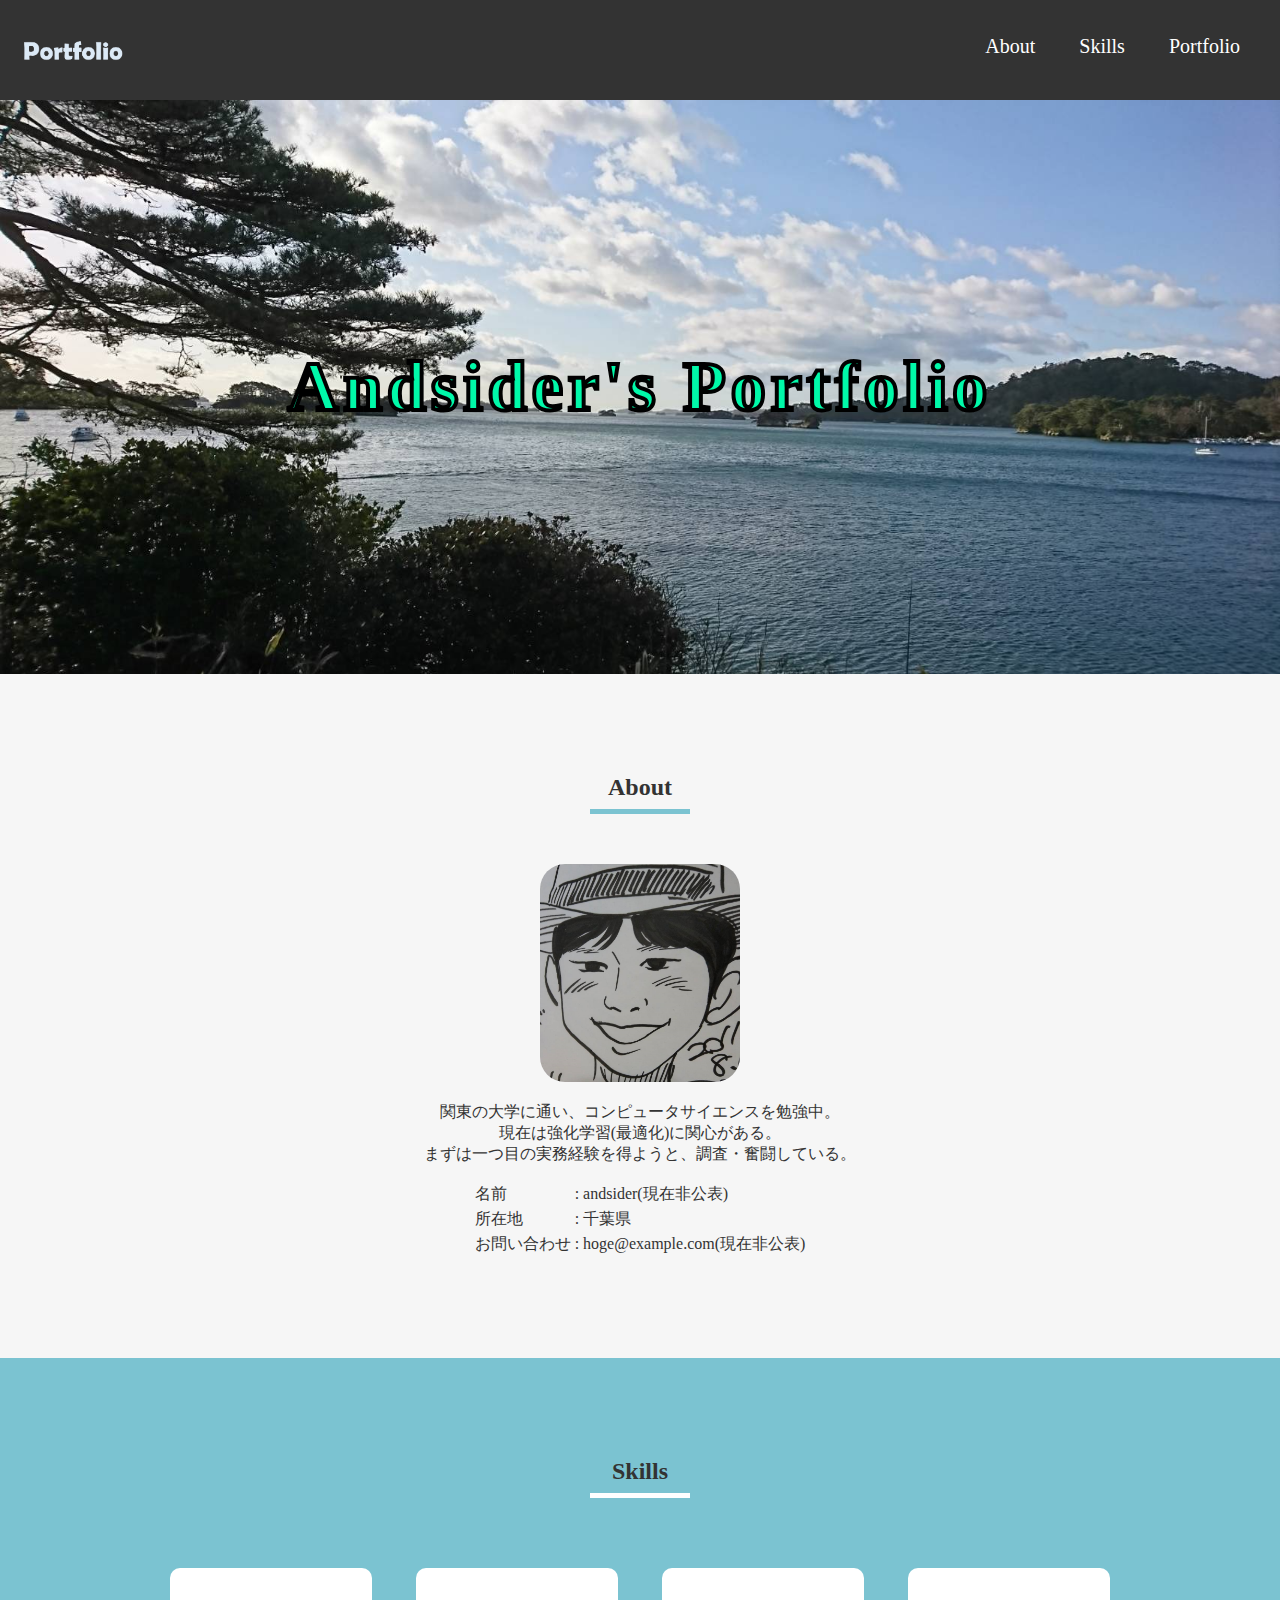
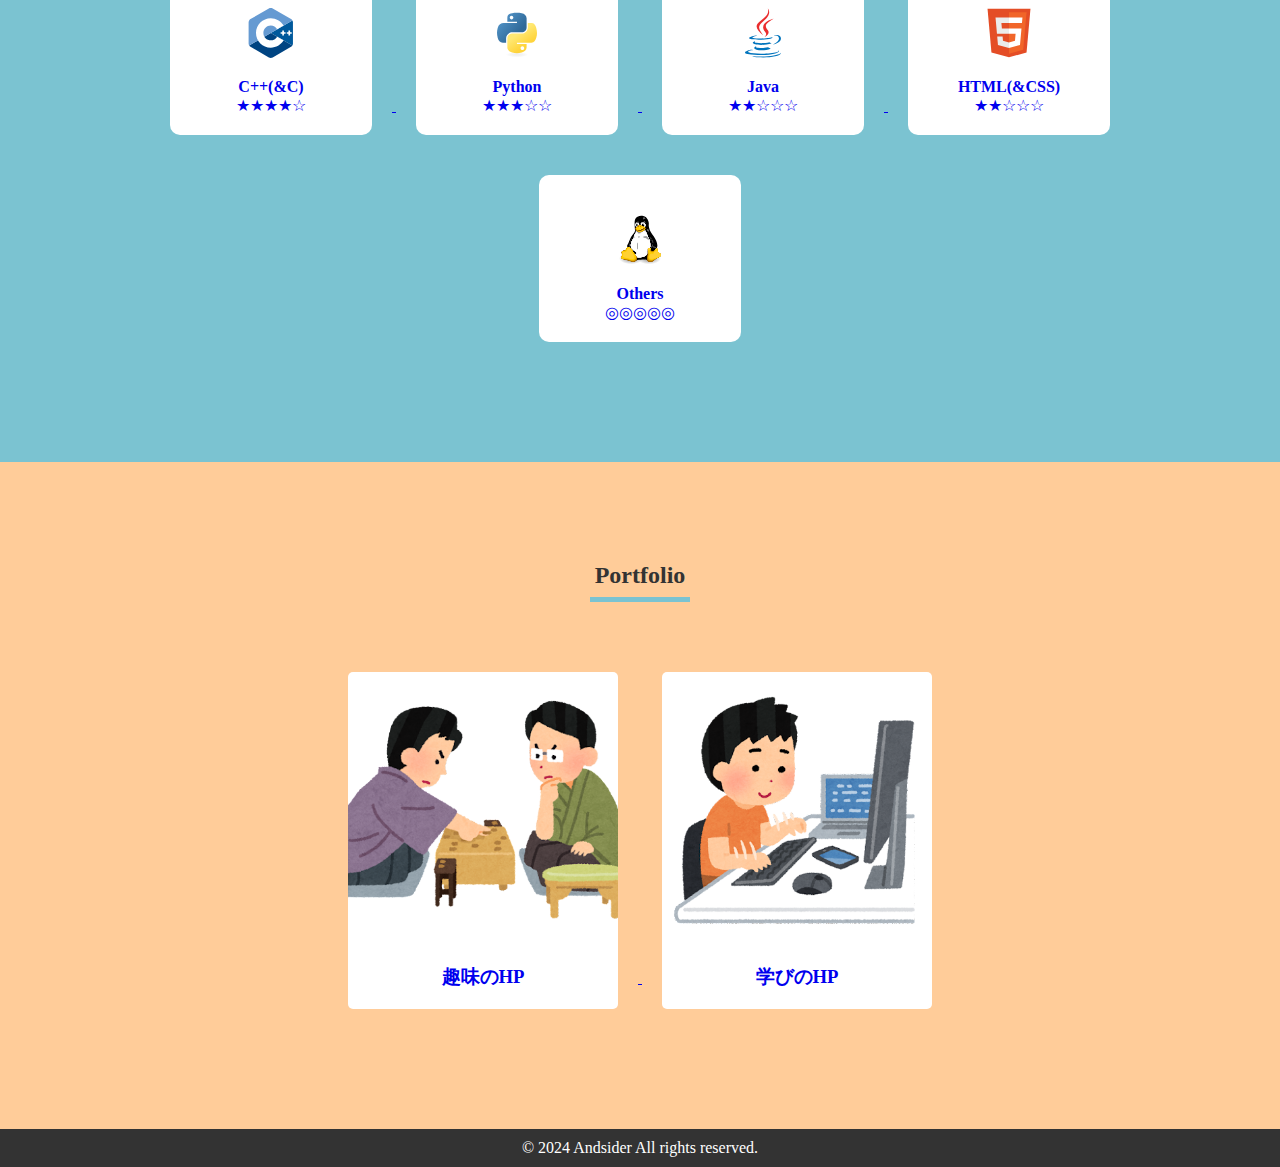
<file: docs/index.html>
<!DOCTYPE html>
<html>
  <head>
    <meta charset="utf-8">
    <title>Portfolio</title>
    <link rel="stylesheet" href="style.css">
  </head>
  <body>
    <!--header-->
    <header>
      <img src="image/my-logo.png">
      <ul>
        <li><a href="#about">About</a></li>
        <li><a href="#skills">Skills</a></li>
        <li><a href="#portfolio">Portfolio</a></li>
      </ul>
    </header>
    <!--top-->
    <div class="top">
      <h1>Andsider's Portfolio</h1>
    </div>
    <!--about-->
    <div class="about" id="about">
      <h2>About</h2>
      <hr class="blue-line">
      <img src="image/icon.png">
      <p>
        関東の大学に通い、コンピュータサイエンスを勉強中。
        <br>
        現在は強化学習(最適化)に関心がある。
        <br>
        まずは一つ目の実務経験を得ようと、調査・奮闘している。
      </p>
      <table>
        <tr>
          <td>名前</td>
          <td>: andsider(現在非公表)</td>
        </tr>
        <tr>
          <td>所在地</td>
          <td>: 千葉県</td>
        </tr>
        <tr>
          <td>お問い合わせ</td>
          <td>: hoge@example.com(現在非公表)</td>
        </tr>
      </table>
    </div>
    <!--skills-->
    <div class="skills" id="skills">
      <h2>Skills</h2>
      <hr class="white-line">
      <a href="skills/C.html">
        <div class="box">
          <img src="image/cplusplus-original.svg">
          <b>C++(&C)</b><br>
          ★★★★☆
        </div>
      </a>
      <a href="skills/Python.html">
        <div class="box">
          <img src="image/python-original.svg">
          <b>Python</b><br>
          ★★★☆☆
        </div>
      </a>
      <a href="skills/Java.html">
        <div class="box">
          <img src="image/java-original.svg">
          <b>Java</b><br>
          ★★☆☆☆
        </div>
      </a>
      <a href="skills/Front.html">
        <div class="box">
          <img src="image/html5-original.svg">
          <b>HTML(&CSS)</b><br>
          ★★☆☆☆
        </div>
      </a>
      <a href="skills/others.html">
        <div class="box">
          <img src="image/linux-original.svg">
          <b>Others</b><br>
          ◎◎◎◎◎
        </div>
      </a>
    </div>
    <!--portfolio-->
    <div class="portfolio" id="portfolio">
      <h2>Portfolio</h2>
      <hr class="blue-line">
      <a href="portfolio/hobby.html">
        <div class="card">
          <img src="image/shogi.png">
          <h3>趣味のHP</h3>
        </div>
      </a>
      <a href="portfolio/study.html">
        <div class="card">
          <img src="image/compute.png">
          <h3>学びのHP</h3>
        </div>
      </a>
    </div>
    <!--footer-->
    <footer>
      &copy; 2024 Andsider All rights reserved.
    </footer>
  </body>
</html>
</file>
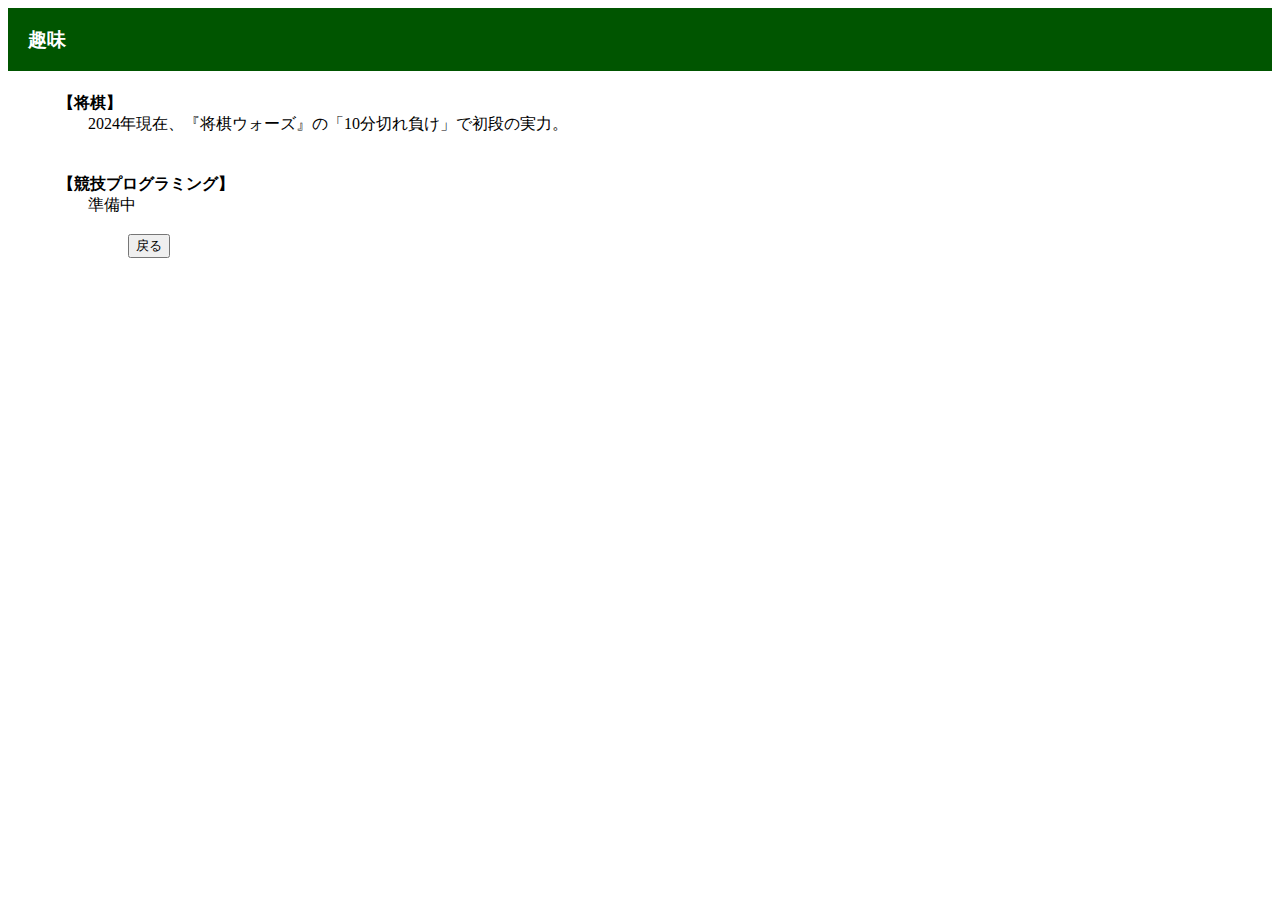
<file: docs/portfolio/hobby.html>
<!DOCTYPE html>
<html lang="en">
<head>
  <meta charset="utf-8">
  <title>hobby-portfolio</title>
  <link rel="stylesheet" href="portfolio.css">
</head>
<body>
  <!--header-->
  <header>
    <h3>趣味</h3>
  </header>
  <!--contents-->
  <div class="contents">
    <h4>【将棋】</h4>
    <div class="detail">
      2024年現在、『将棋ウォーズ』の「10分切れ負け」で初段の実力。<br>
      <br>
    </div>
    <h4>【競技プログラミング】</h4>
    <div class="detail">
      準備中<br>
      <br>
    </div>
  </div>
  <button type="button" onclick="history.back()">戻る</button>
</body>
</html>
</file>
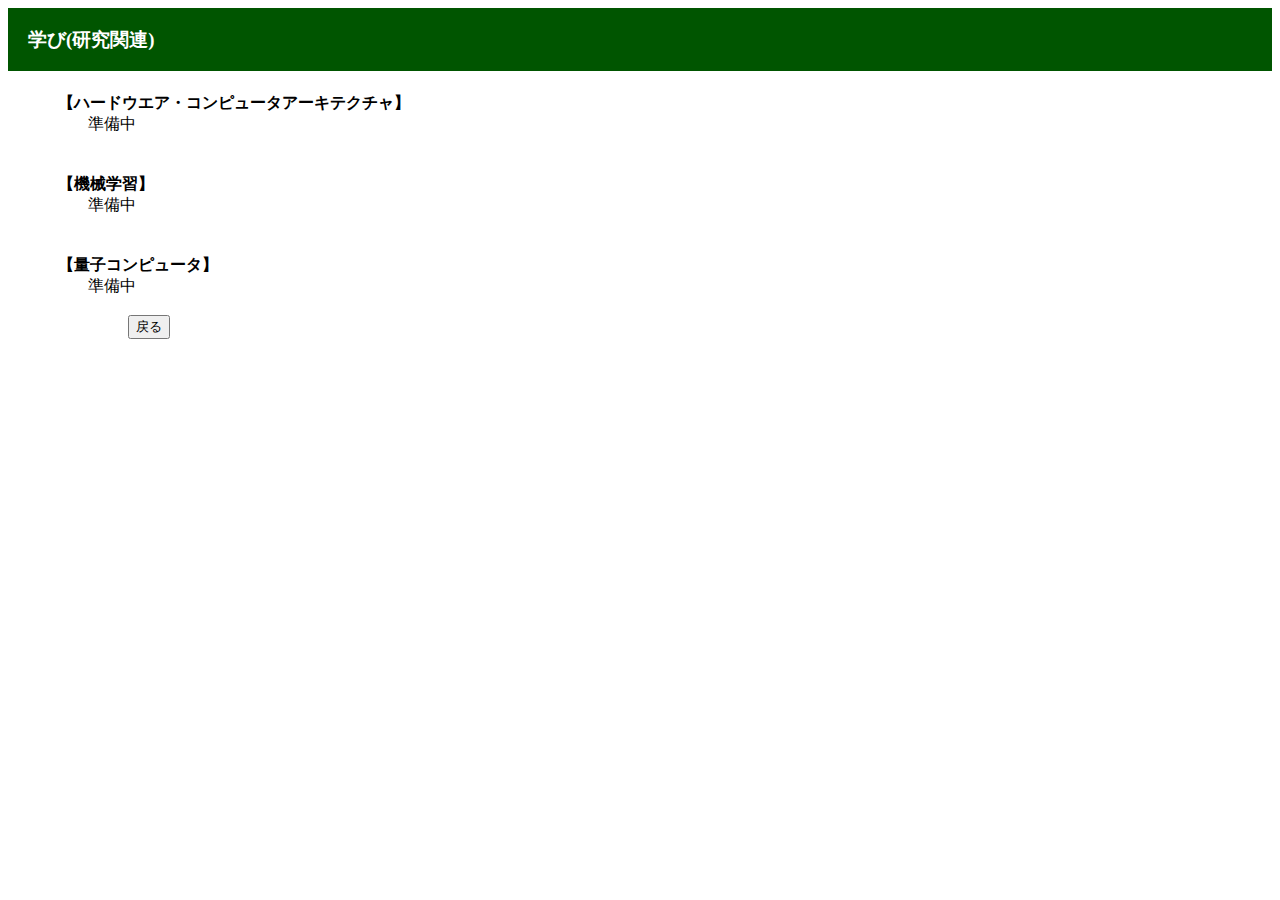
<file: docs/portfolio/study.html>
<!DOCTYPE html>
<html lang="en">
<head>
  <meta charset="utf-8">
  <title>study-portfolio</title>
  <link rel="stylesheet" href="portfolio.css">
</head>
<body>
  <!--header-->
  <header>
    <h3>学び(研究関連)</h3>
  </header>
  <!--contents-->
  <div class="contents">
    <h4>【ハードウエア・コンピュータアーキテクチャ】</h4>
    <div class="detail">
      準備中<br>
      <br>
    </div>
    <h4>【機械学習】</h4>
    <div class="detail">
      準備中<br>
      <br>
    </div>
    <h4>【量子コンピュータ】</h4>
    <div class="detail">
      準備中<br>
      <br>
    </div>
  </div>
  <button type="button" onclick="history.back()">戻る</button>
</body>
</html>
</file>
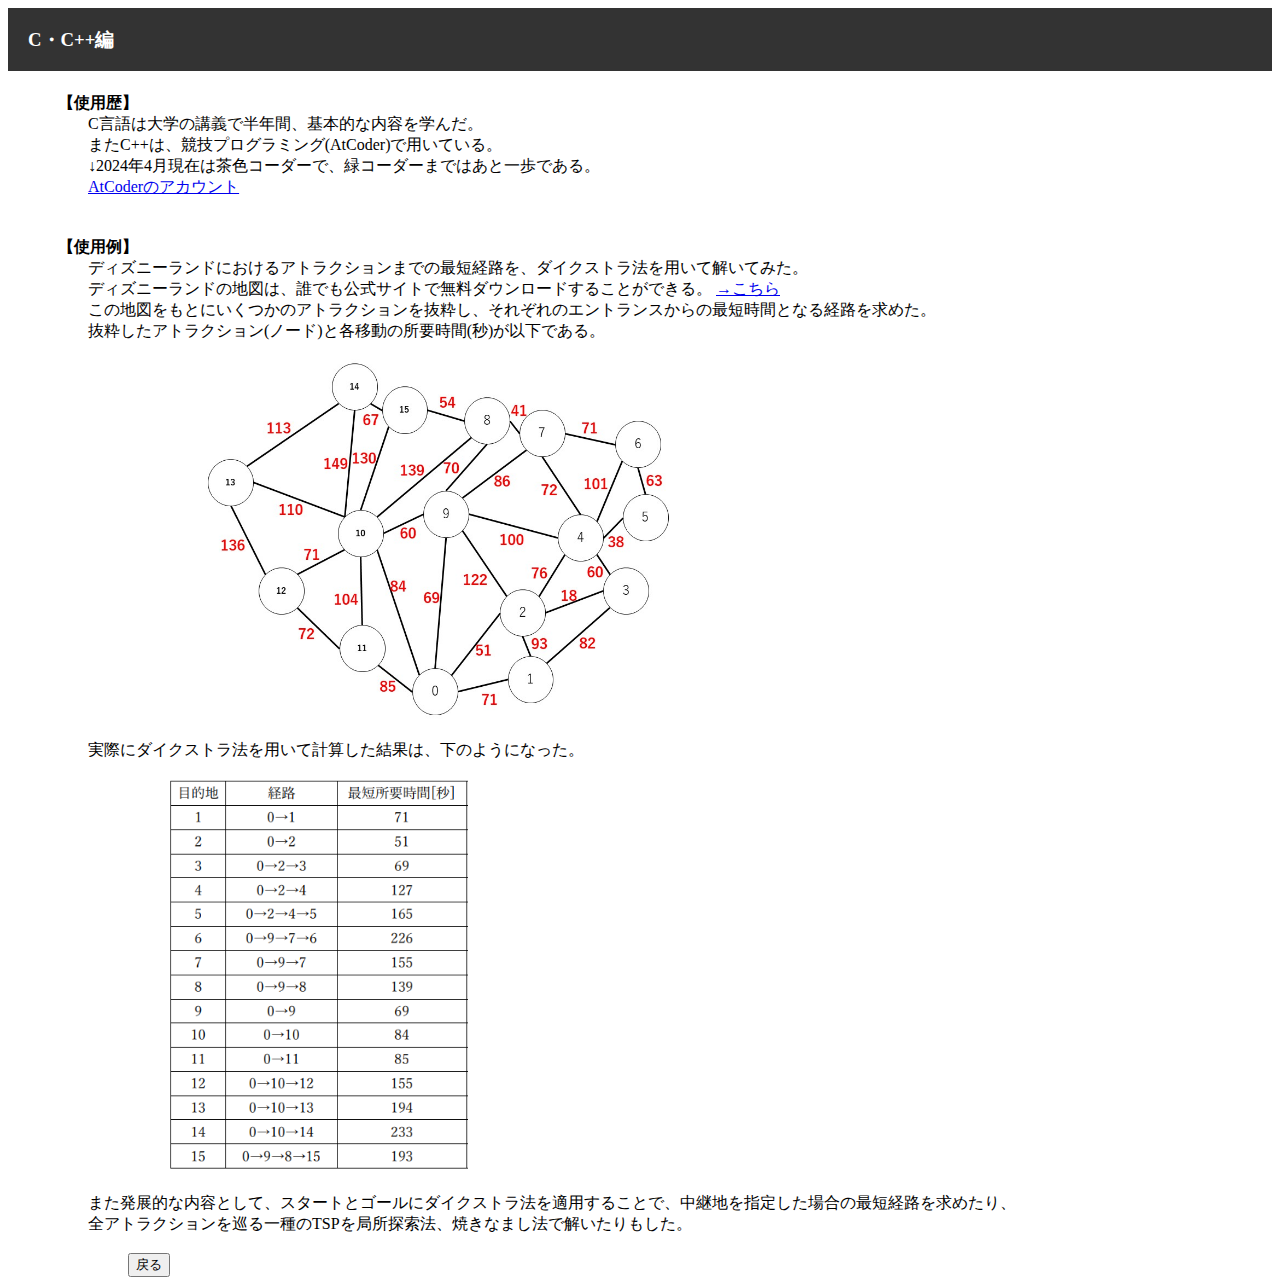
<file: docs/skills/C.html>
<!DOCTYPE html>
<html lang="en">
<head>
  <meta charset="utf-8">
  <title>c-skill</title>
  <link rel="stylesheet" href="skills.css">
</head>
<body>
  <!--header-->
  <header>
    <h3>C・C++編</h3>
  </header>
  <!--contents-->
  <div class="contents">
    <h4>【使用歴】</h4>
    <div class="detail">
      C言語は大学の講義で半年間、基本的な内容を学んだ。
      <br>
      またC++は、競技プログラミング(AtCoder)で用いている。
      <br>
      ↓2024年4月現在は茶色コーダーで、緑コーダーまではあと一歩である。
      <br>
      <a href="https://atcoder.jp/users/andsider">AtCoderのアカウント</a>
      <br>
      <br>
    </div>
    <h4>【使用例】</h4>
    <div class="detail">
      ディズニーランドにおけるアトラクションまでの最短経路を、ダイクストラ法を用いて解いてみた。<br>
      ディズニーランドの地図は、誰でも公式サイトで無料ダウンロードすることができる。
      <a href="https://www.tokyodisneyresort.jp/tdl/map.html">→こちら</a><br>
      この地図をもとにいくつかのアトラクションを抜粋し、それぞれのエントランスからの最短時間となる経路を求めた。<br>
      抜粋したアトラクション(ノード)と各移動の所要時間(秒)が以下である。<br>
      <img src="../image/graph.jpg" class="graph"><br>
      実際にダイクストラ法を用いて計算した結果は、下のようになった。<br>
      <img src="../image/dtable.png" class="dtable"><br>
      また発展的な内容として、スタートとゴールにダイクストラ法を適用することで、中継地を指定した場合の最短経路を求めたり、<br>
      全アトラクションを巡る一種のTSPを局所探索法、焼きなまし法で解いたりもした。<br>
      <br>
    </div>
  </div>
  <button type="button" onclick="history.back()">戻る</button>
</body>
</html>
</file>
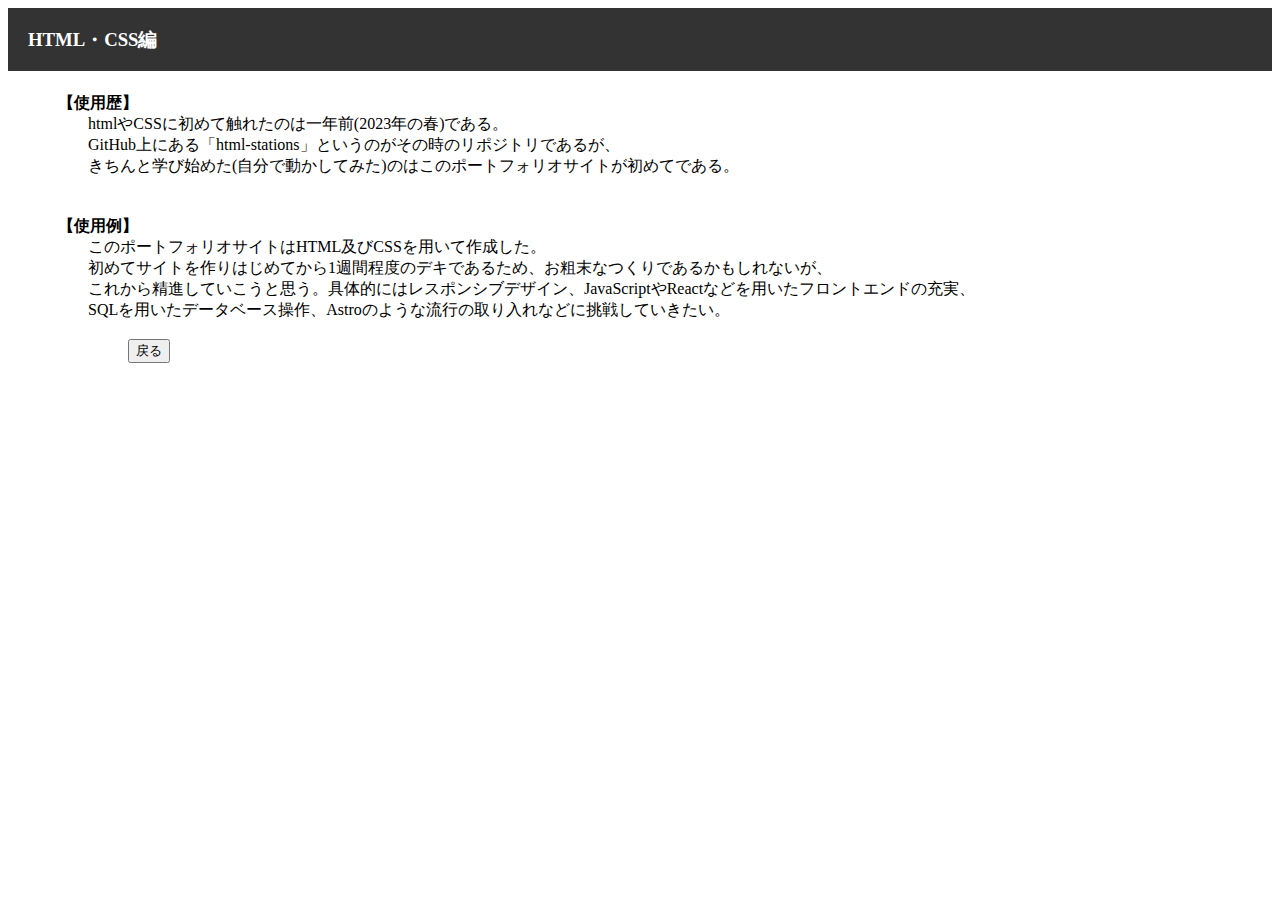
<file: docs/skills/Front.html>
<!DOCTYPE html>
<html lang="en">
<head>
  <meta charset="utf-8">
  <title>front-skill</title>
  <link rel="stylesheet" href="skills.css">
</head>
<body>
  <!--header-->
  <header>
    <h3>HTML・CSS編</h3>
  </header>
  <!--contents-->
  <div class="contents">
    <h4>【使用歴】</h4>
    <div class="detail">
      htmlやCSSに初めて触れたのは一年前(2023年の春)である。<br>
      GitHub上にある「html-stations」というのがその時のリポジトリであるが、<br>
      きちんと学び始めた(自分で動かしてみた)のはこのポートフォリオサイトが初めてである。<br>
      <br>
    </div>
    <h4>【使用例】</h4>
    <div class="detail">
      このポートフォリオサイトはHTML及びCSSを用いて作成した。<br>
      初めてサイトを作りはじめてから1週間程度のデキであるため、お粗末なつくりであるかもしれないが、<br>
      これから精進していこうと思う。具体的にはレスポンシブデザイン、JavaScriptやReactなどを用いたフロントエンドの充実、<br>
      SQLを用いたデータベース操作、Astroのような流行の取り入れなどに挑戦していきたい。<br>
      <br>
    </div>
  </div>
  <button type="button" onclick="history.back()">戻る</button>
</body>
</html>
</file>
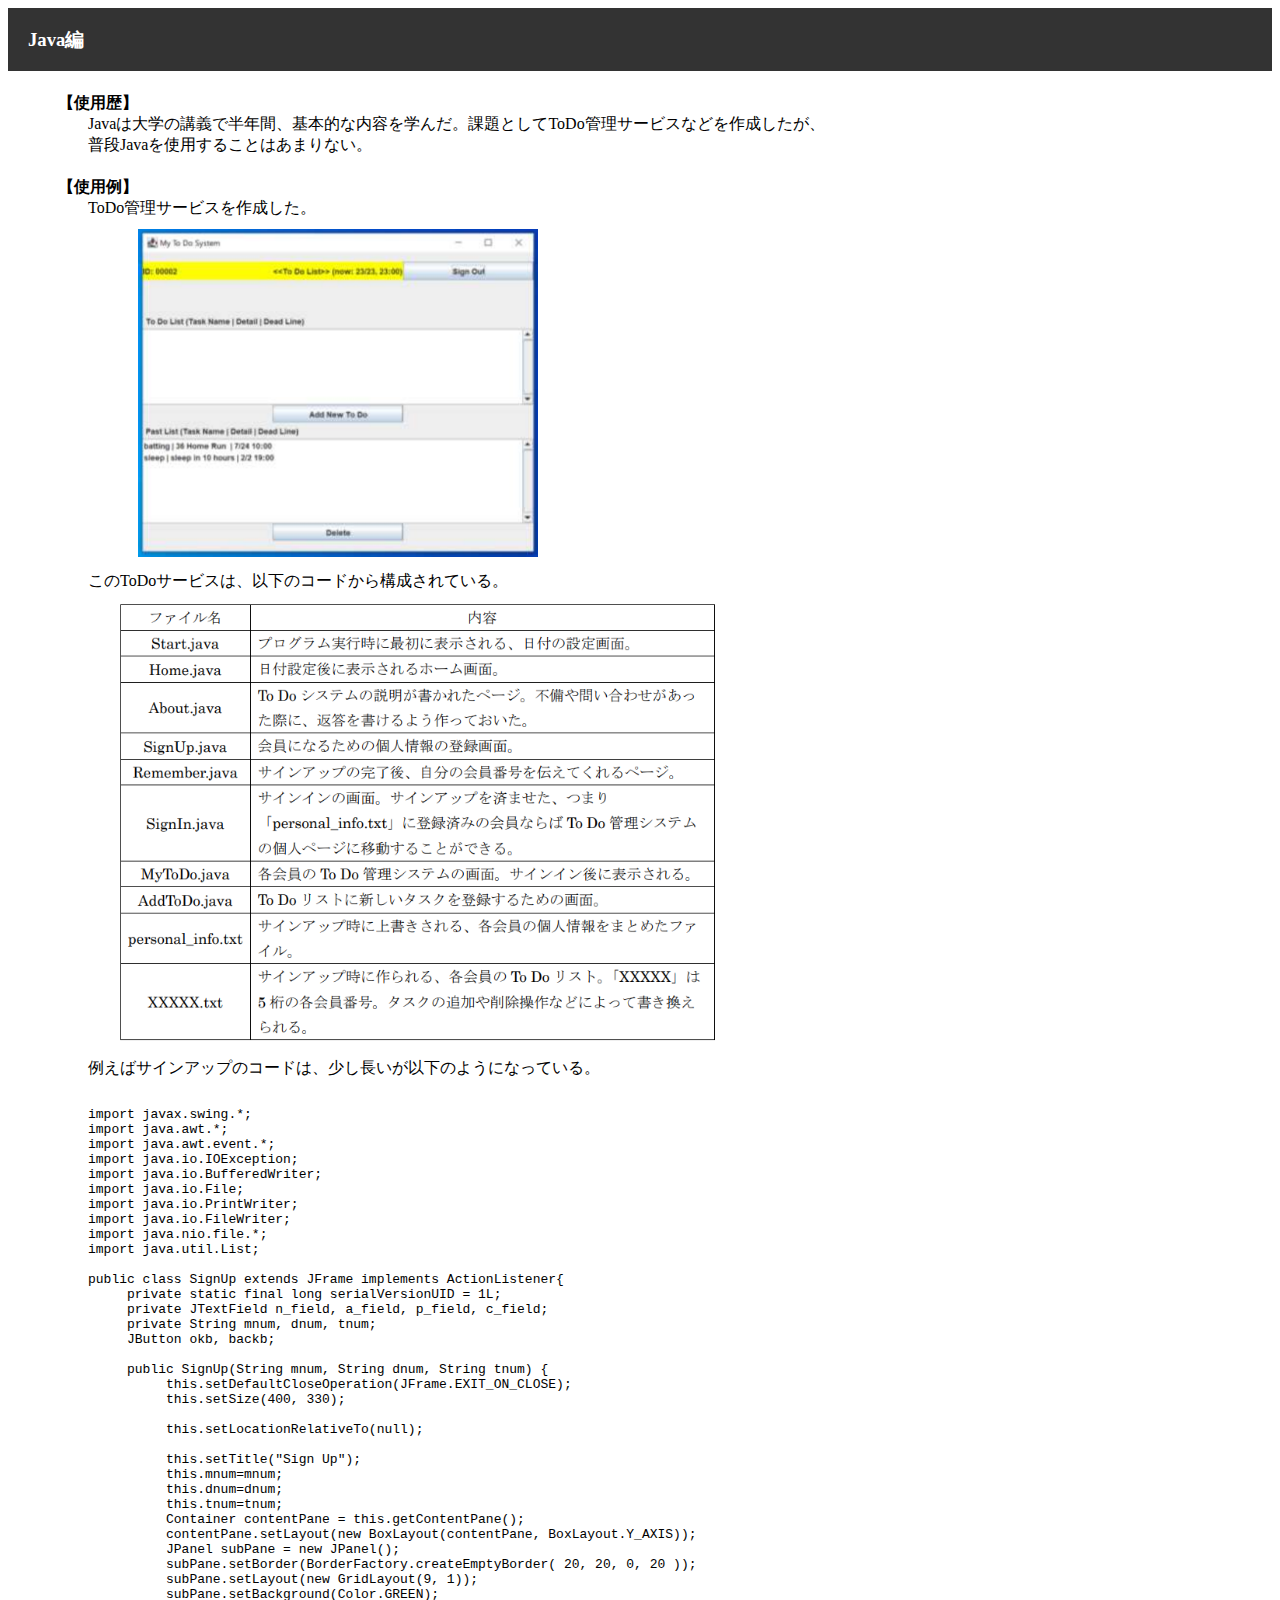
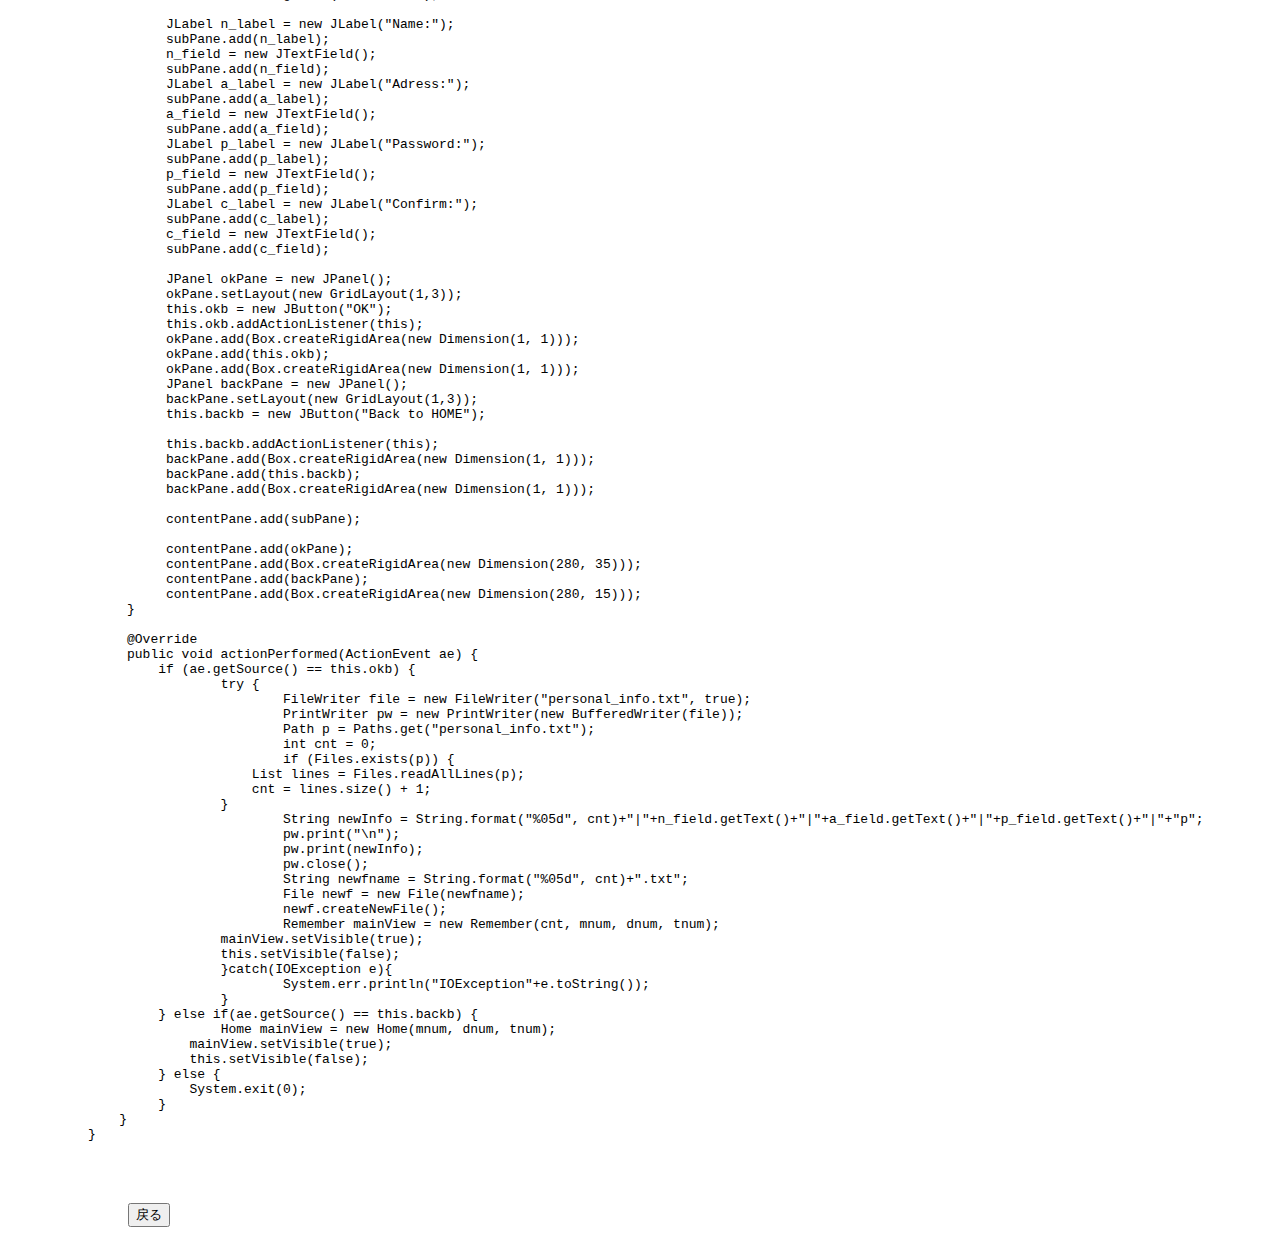
<file: docs/skills/Java.html>
<!DOCTYPE html>
<html lang="en">
<head>
  <meta charset="utf-8">
  <title>java-skill</title>
  <link rel="stylesheet" href="skills.css">
</head>
<body>
  <!--header-->
  <header>
    <h3>Java編</h3>
  </header>
  <!--contents-->
  <div class="contents">
    <h4>【使用歴】</h4>
    <div class="detail">
      Javaは大学の講義で半年間、基本的な内容を学んだ。課題としてToDo管理サービスなどを作成したが、<br>
      普段Javaを使用することはあまりない。
      <br>
    </div>
    <h4>【使用例】</h4>
    <div class="detail">
      ToDo管理サービスを作成した。<br>
      <img src="../image/todo.png" class="todo"><br>
      このToDoサービスは、以下のコードから構成されている。<br>
      <img src="../image/todolist.png" class="u1"><br>
      例えばサインアップのコードは、少し長いが以下のようになっている。<br>
      <pre>
        <code>
import javax.swing.*;
import java.awt.*;
import java.awt.event.*;
import java.io.IOException;
import java.io.BufferedWriter;
import java.io.File;
import java.io.PrintWriter;
import java.io.FileWriter;
import java.nio.file.*;
import java.util.List;

public class SignUp extends JFrame implements ActionListener{
     private static final long serialVersionUID = 1L;
     private JTextField n_field, a_field, p_field, c_field;
     private String mnum, dnum, tnum;
     JButton okb, backb;
     
     public SignUp(String mnum, String dnum, String tnum) {
          this.setDefaultCloseOperation(JFrame.EXIT_ON_CLOSE);
          this.setSize(400, 330);

          this.setLocationRelativeTo(null);

          this.setTitle("Sign Up");
          this.mnum=mnum;
          this.dnum=dnum;
          this.tnum=tnum;
          Container contentPane = this.getContentPane();
          contentPane.setLayout(new BoxLayout(contentPane, BoxLayout.Y_AXIS));
          JPanel subPane = new JPanel(); 
          subPane.setBorder(BorderFactory.createEmptyBorder( 20, 20, 0, 20 ));
          subPane.setLayout(new GridLayout(9, 1));
          subPane.setBackground(Color.GREEN);
         
          JLabel n_label = new JLabel("Name:");
          subPane.add(n_label);
          n_field = new JTextField();
          subPane.add(n_field);
          JLabel a_label = new JLabel("Adress:");
          subPane.add(a_label);
          a_field = new JTextField();
          subPane.add(a_field);
          JLabel p_label = new JLabel("Password:");
          subPane.add(p_label);
          p_field = new JTextField();
          subPane.add(p_field);
          JLabel c_label = new JLabel("Confirm:");
          subPane.add(c_label);
          c_field = new JTextField();
          subPane.add(c_field);
          
          JPanel okPane = new JPanel();
          okPane.setLayout(new GridLayout(1,3));
          this.okb = new JButton("OK");
          this.okb.addActionListener(this);
          okPane.add(Box.createRigidArea(new Dimension(1, 1)));
          okPane.add(this.okb);
          okPane.add(Box.createRigidArea(new Dimension(1, 1)));
          JPanel backPane = new JPanel();
          backPane.setLayout(new GridLayout(1,3));
          this.backb = new JButton("Back to HOME");
          
          this.backb.addActionListener(this);
          backPane.add(Box.createRigidArea(new Dimension(1, 1)));
          backPane.add(this.backb);
          backPane.add(Box.createRigidArea(new Dimension(1, 1)));
          
          contentPane.add(subPane);
          
          contentPane.add(okPane);
          contentPane.add(Box.createRigidArea(new Dimension(280, 35)));
          contentPane.add(backPane);
          contentPane.add(Box.createRigidArea(new Dimension(280, 15)));
     }
     
     @Override
     public void actionPerformed(ActionEvent ae) {
    	 if (ae.getSource() == this.okb) {
    		 try {
    			 FileWriter file = new FileWriter("personal_info.txt", true);
    			 PrintWriter pw = new PrintWriter(new BufferedWriter(file));
    			 Path p = Paths.get("personal_info.txt");
    			 int cnt = 0;
    			 if (Files.exists(p)) {
                     List<String> lines = Files.readAllLines(p);
                     cnt = lines.size() + 1;
                 }
        		 String newInfo = String.format("%05d", cnt)+"|"+n_field.getText()+"|"+a_field.getText()+"|"+p_field.getText()+"|"+"p";    
        		 pw.print("\n");
        		 pw.print(newInfo);
        		 pw.close();
        		 String newfname = String.format("%05d", cnt)+".txt";
        		 File newf = new File(newfname);
        		 newf.createNewFile();
        		 Remember mainView = new Remember(cnt, mnum, dnum, tnum);
                 mainView.setVisible(true);
                 this.setVisible(false);
        	 }catch(IOException e){
        		 System.err.println("IOException"+e.toString());
        	 }
         } else if(ae.getSource() == this.backb) {
        	 Home mainView = new Home(mnum, dnum, tnum);
             mainView.setVisible(true);
             this.setVisible(false);
         } else {
             System.exit(0);
         }
    }
}
        </code>
      </pre>
      <br>
    </div>
  </div>
  <button type="button" onclick="history.back()">戻る</button>
</body>
</html>
</file>
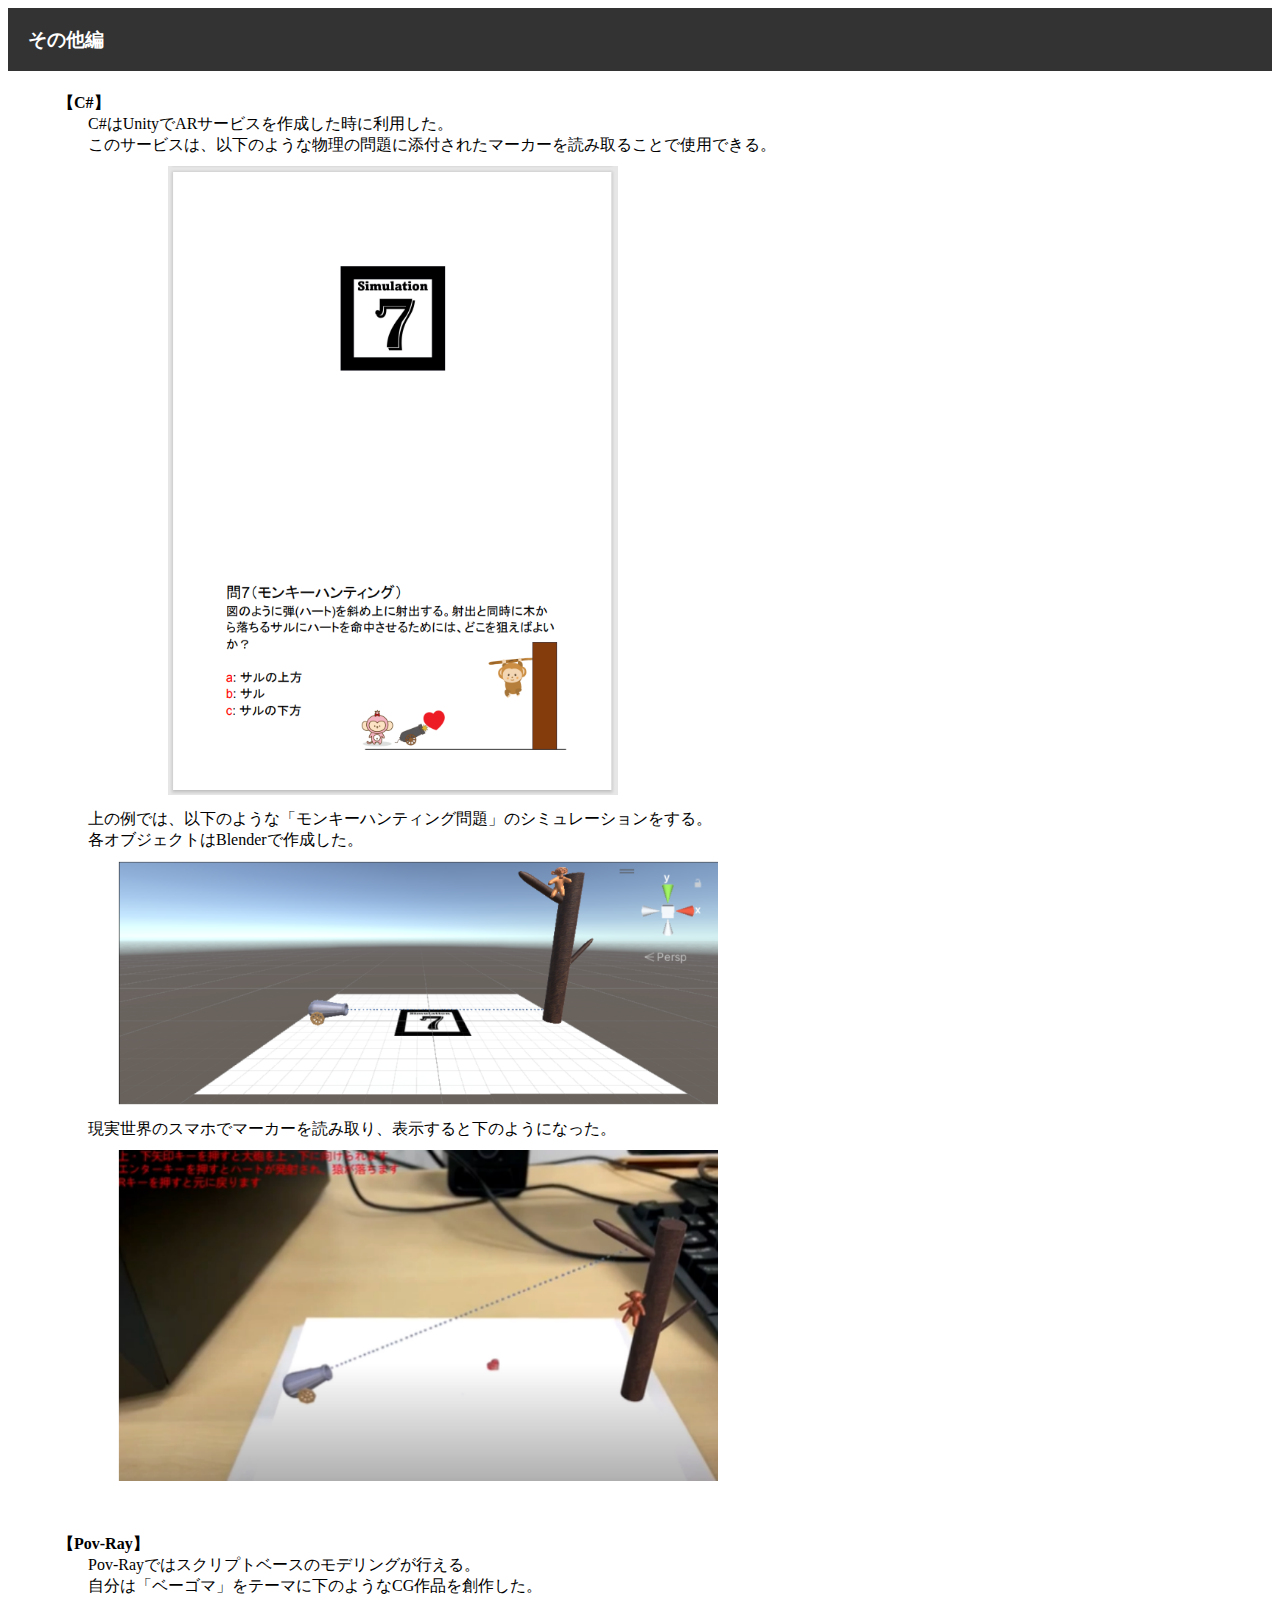
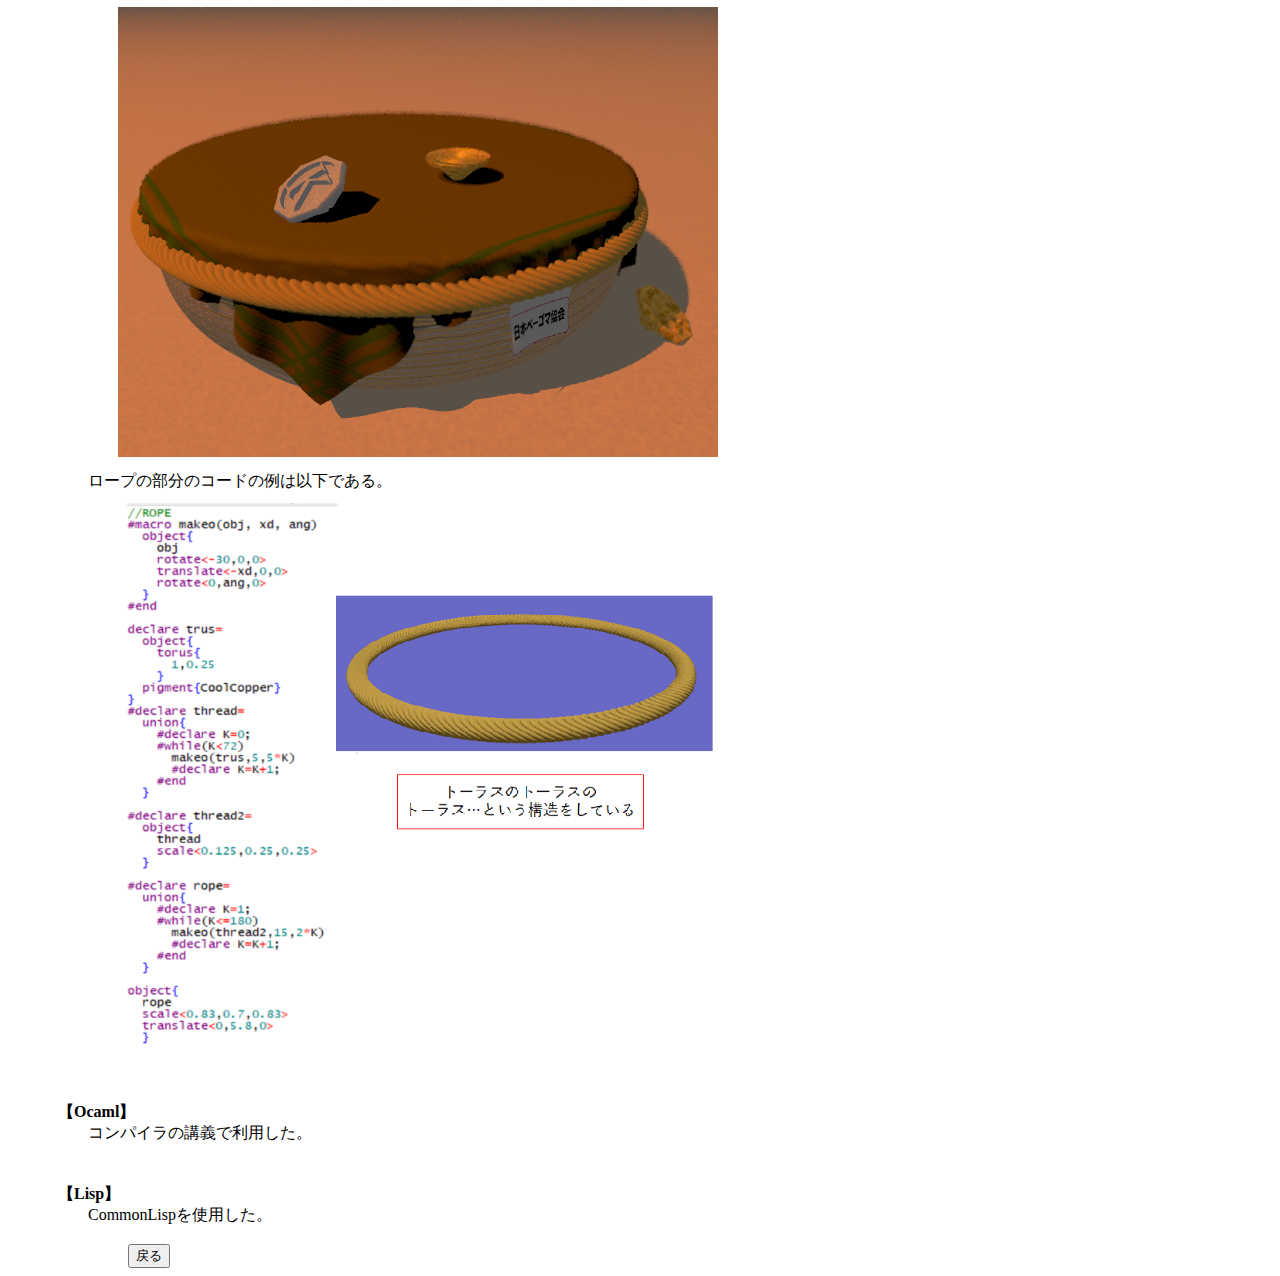
<file: docs/skills/others.html>
<!DOCTYPE html>
<html lang="en">
<head>
  <meta charset="utf-8">
  <title>others-skill</title>
  <link rel="stylesheet" href="skills.css">
</head>
<body>
  <!--header-->
  <header>
    <h3>その他編</h3>
  </header>
  <!--contents-->
  <div class="contents">
    <h4>【C#】</h4>
    <div class="detail">
      C#はUnityでARサービスを作成した時に利用した。<br>
      このサービスは、以下のような物理の問題に添付されたマーカーを読み取ることで使用できる。<br>
      <img src="../image/unity0.png" class="u0"><br>
      上の例では、以下のような「モンキーハンティング問題」のシミュレーションをする。<br>
      各オブジェクトはBlenderで作成した。<br>
      <img src="../image/unity1.png" class="u1"><br>
      現実世界のスマホでマーカーを読み取り、表示すると下のようになった。
      <img src="../image/unity2.png" class="u2"><br>
      <br>
    </div>
    <h4>【Pov-Ray】</h4>
    <div class="detail">
      Pov-Rayではスクリプトベースのモデリングが行える。<br>
      自分は「ベーゴマ」をテーマに下のようなCG作品を創作した。<br>
      <img src="../image/koma.png" class="u1"><br>
      ロープの部分のコードの例は以下である。<br>
      <img src="../image/komacode.png" class="u1"><br>
      <br>
    </div>
    <h4>【Ocaml】</h4>
    <div class="detail">
      コンパイラの講義で利用した。<br>
      <br>
    </div>
    <h4>【Lisp】</h4>
    <div class="detail">
      CommonLispを使用した。<br>
      <br>
    </div>
  </div>
  <button type="button" onclick="history.back()">戻る</button>
</body>
</html>
</file>
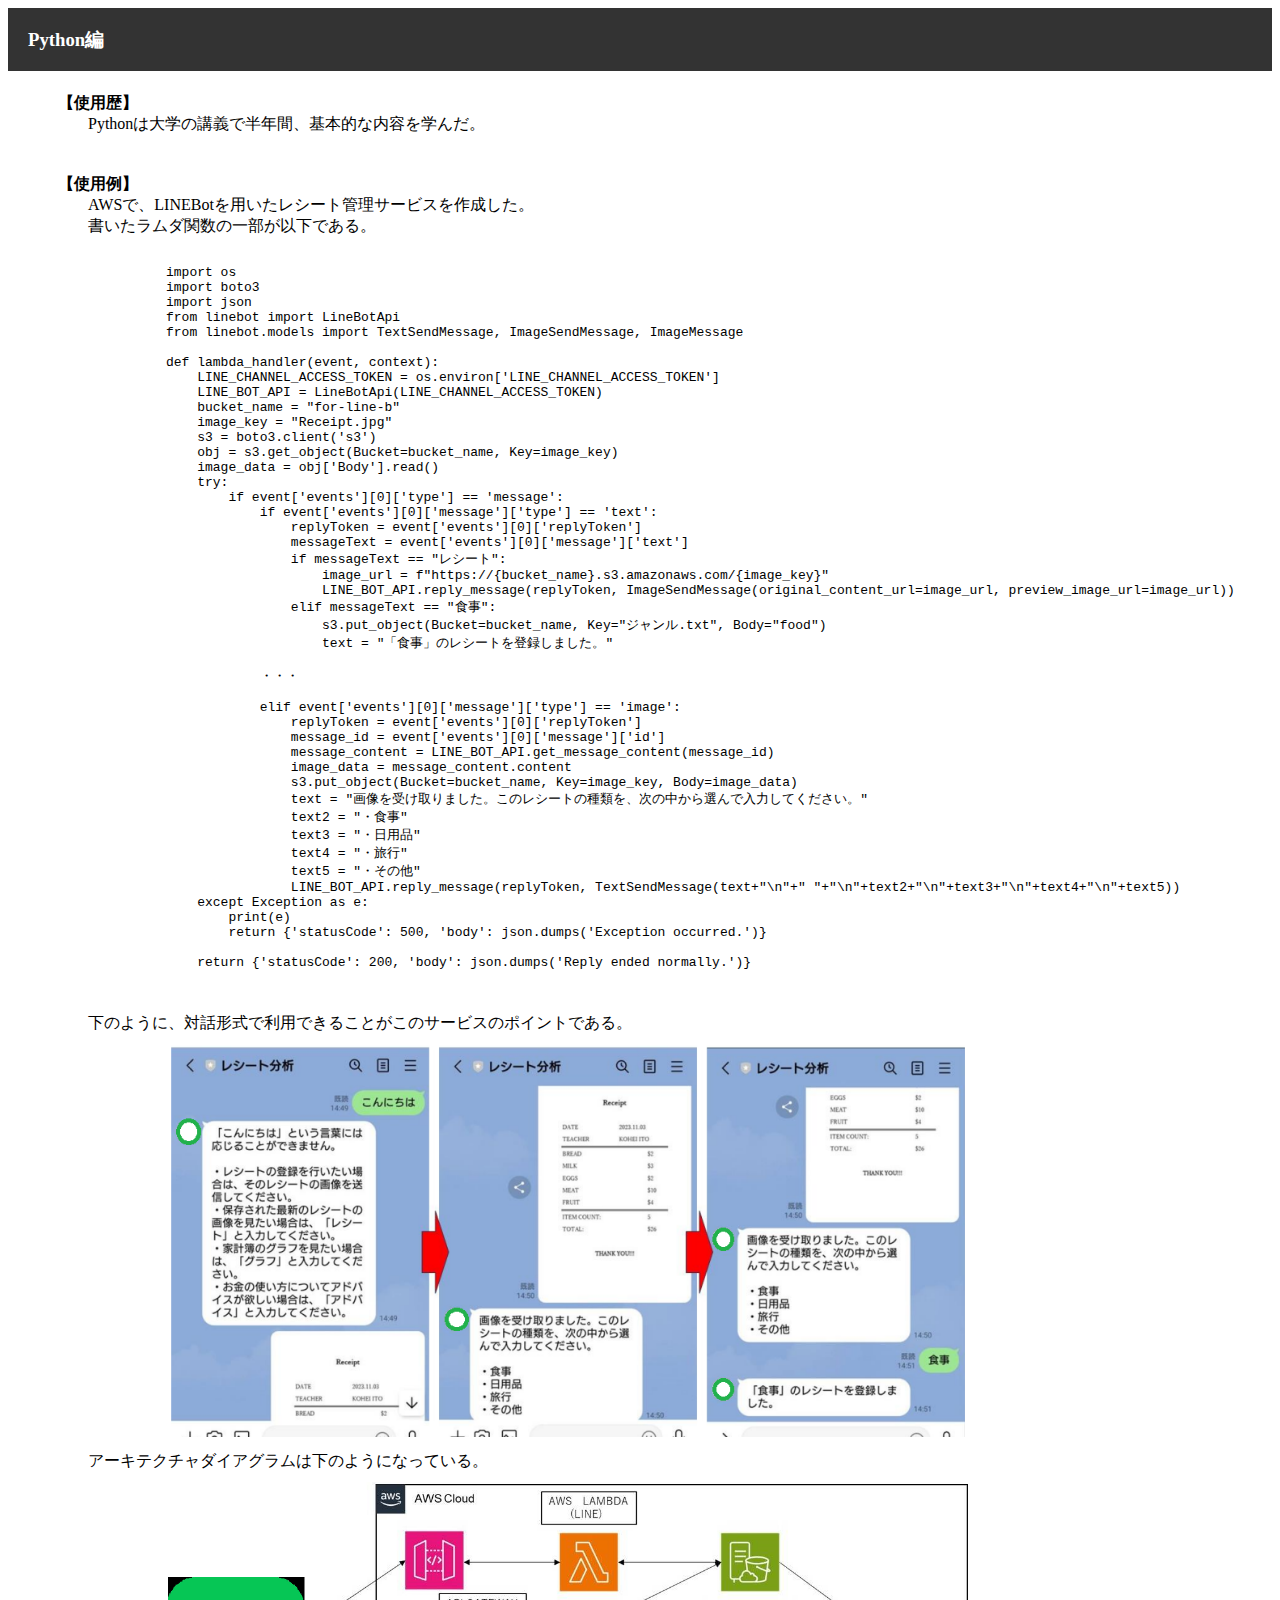
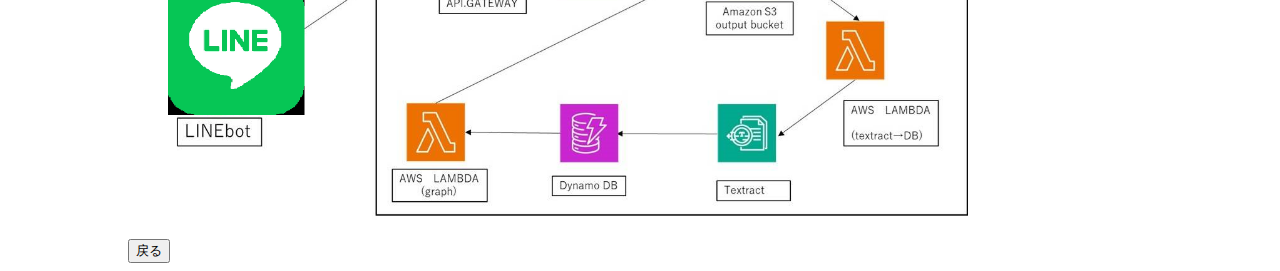
<file: docs/skills/Python.html>
<!DOCTYPE html>
<html lang="en">
<head>
  <meta charset="utf-8">
  <title>python-skill</title>
  <link rel="stylesheet" href="skills.css">
</head>
<body>
  <!--header-->
  <header>
    <h3>Python編</h3>
  </header>
  <!--contents-->
  <div class="contents">
    <h4>【使用歴】</h4>
    <div class="detail">
      Pythonは大学の講義で半年間、基本的な内容を学んだ。<br>
      <br>
    </div>
    <h4>【使用例】</h4>
    <div class="detail">
      AWSで、LINEBotを用いたレシート管理サービスを作成した。<br>
      書いたラムダ関数の一部が以下である。<br>
      <pre>
        <code>
          import os
          import boto3
          import json
          from linebot import LineBotApi
          from linebot.models import TextSendMessage, ImageSendMessage, ImageMessage

          def lambda_handler(event, context):
              LINE_CHANNEL_ACCESS_TOKEN = os.environ['LINE_CHANNEL_ACCESS_TOKEN']
              LINE_BOT_API = LineBotApi(LINE_CHANNEL_ACCESS_TOKEN)
              bucket_name = "for-line-b"
              image_key = "Receipt.jpg" 
              s3 = boto3.client('s3')
              obj = s3.get_object(Bucket=bucket_name, Key=image_key)
              image_data = obj['Body'].read()
              try:
                  if event['events'][0]['type'] == 'message':
                      if event['events'][0]['message']['type'] == 'text':
                          replyToken = event['events'][0]['replyToken']
                          messageText = event['events'][0]['message']['text']
                          if messageText == "レシート":
                              image_url = f"https://{bucket_name}.s3.amazonaws.com/{image_key}"
                              LINE_BOT_API.reply_message(replyToken, ImageSendMessage(original_content_url=image_url, preview_image_url=image_url))
                          elif messageText == "食事":
                              s3.put_object(Bucket=bucket_name, Key="ジャンル.txt", Body="food")
                              text = "「食事」のレシートを登録しました。"

                      ・・・

                      elif event['events'][0]['message']['type'] == 'image':
                          replyToken = event['events'][0]['replyToken']
                          message_id = event['events'][0]['message']['id']
                          message_content = LINE_BOT_API.get_message_content(message_id)
                          image_data = message_content.content
                          s3.put_object(Bucket=bucket_name, Key=image_key, Body=image_data)
                          text = "画像を受け取りました。このレシートの種類を、次の中から選んで入力してください。"
                          text2 = "・食事"
                          text3 = "・日用品"
                          text4 = "・旅行"
                          text5 = "・その他"
                          LINE_BOT_API.reply_message(replyToken, TextSendMessage(text+"\n"+" "+"\n"+text2+"\n"+text3+"\n"+text4+"\n"+text5))        
              except Exception as e:
                  print(e)
                  return {'statusCode': 500, 'body': json.dumps('Exception occurred.')}
                  
              return {'statusCode': 200, 'body': json.dumps('Reply ended normally.')}
        </code>
      </pre>
      下のように、対話形式で利用できることがこのサービスのポイントである。<br>
      <img src="../image/receipt.png" class="receipt"><br>
      アーキテクチャダイアグラムは下のようになっている。<br>
      <img src="../image/arc.png" class="receipt"><br>
    </div>
  </div>
  <button type="button" onclick="history.back()">戻る</button>
</body>
</html>
</file>
<file: docs/style.css>
body{
  color: #333333;
  margin: 0;
  text-align: center;
}

header{
  background-color: #333333;
  display: flex;
  justify-content: space-between;
  padding: 20px;
}

header ul{
  margin: 0;
}

header ul li{
  display: inline-block;
  padding: 15px 20px;
}

header ul li a{
  color: #FFFFFF;
  font-size: 20px;
  text-decoration: none;
}

header ul li a:hover{
  color: #00FFFF;
}

header img{
  height: 60px;
}

.top{
  background-image: url(image/mytop.jpg);
  background-size: cover;
  padding: 200px 0;
}

.top h1{
  color: #00F9A9;
  -webkit-text-stroke:4px #000;
  font-size: 70px;
  letter-spacing: 5px;
}

.about{
  background-color: #F6F6F6;
  padding: 100px;
}

.about img{
  border-radius: 25px;
}

h2{
  margin: 0;
}

hr{
  margin-bottom: 50px;
  height: 5px;
  width: 100px;
  border: none;
}

.blue-line{
  background-color: #7BC3D1;
}

.about img{
  width: 200px;
}

.about table{
  margin-left: auto;
  margin-right: auto;
  text-align: left;
}

.skills{
  background-color: #7BC3D1;
  padding: 100px;
}

.white-line{
  background-color: #FFFFFF;
}

.box{
  background-color: #FFFFFF;
  border-radius: 10px;
  display: inline-block;
  padding: 20px;
  margin: 20px;
  width: 15%;
}

.box:hover{
  background-color: #DDDDDD;
}

.box img{
  display: block;
  margin: 20px auto;
  width: 50px;
}

.portfolio{
  background-color: #FFCC99;
  padding: 100px;
}

.card{
  background: #FFFFFF;
  border-radius: 5px;
  display: inline-block;
  margin: 20px;
  width: 25%;
}
.card:hover{
  background-color: #DDDDDD;
}
.card img{
  border-radius: 5px 5px 0 0;
  width: 100%;
}

footer{
  background-color: #333333;
  color: #FFFFFF;
  padding: 10px;
}
</file>
<file: docs/portfolio/portfolio.css>
header{
  background-color: #005500;
  display: flex;
  justify-content: space-between;
  padding: 0px 20px;
}
header h3{
  color: #FFFFFF;
}
.contents{
  margin: 0px 50px;
}
.contents h4{
  margin-bottom: 0px;
}
.detail{
  margin-left: 30px;
}
.graph{
  width: 700px;
}
.dtable{
  width: 300px;
  margin: 15px 80px;
}
button{
  margin-left: 120px;
}
</file>
<file: docs/skills/skills.css>
header{
  background-color: #333333;
  display: flex;
  justify-content: space-between;
  padding: 0px 20px;
}
header h3{
  color: #FFFFFF;
}
.contents{
  margin: 0px 50px;
}
.contents h4{
  margin-bottom: 0px;
}
.detail{
  margin-left: 30px;
}
.graph{
  width: 700px;
}
.dtable{
  width: 300px;
  margin: 15px 80px;
}
.receipt{
  width: 800px;
  margin: 10px 80px;
}
.u0{
  width: 450px;
  margin: 10px 80px;
}
.u1{
  width: 600px;
  margin: 10px 30px;
}
.u2{
  width: 600px;
  margin: 10px 30px;
}
.todo{
  width: 400px;
  margin: 10px 50px;
}
button{
  margin-left: 120px;
}
</file>
